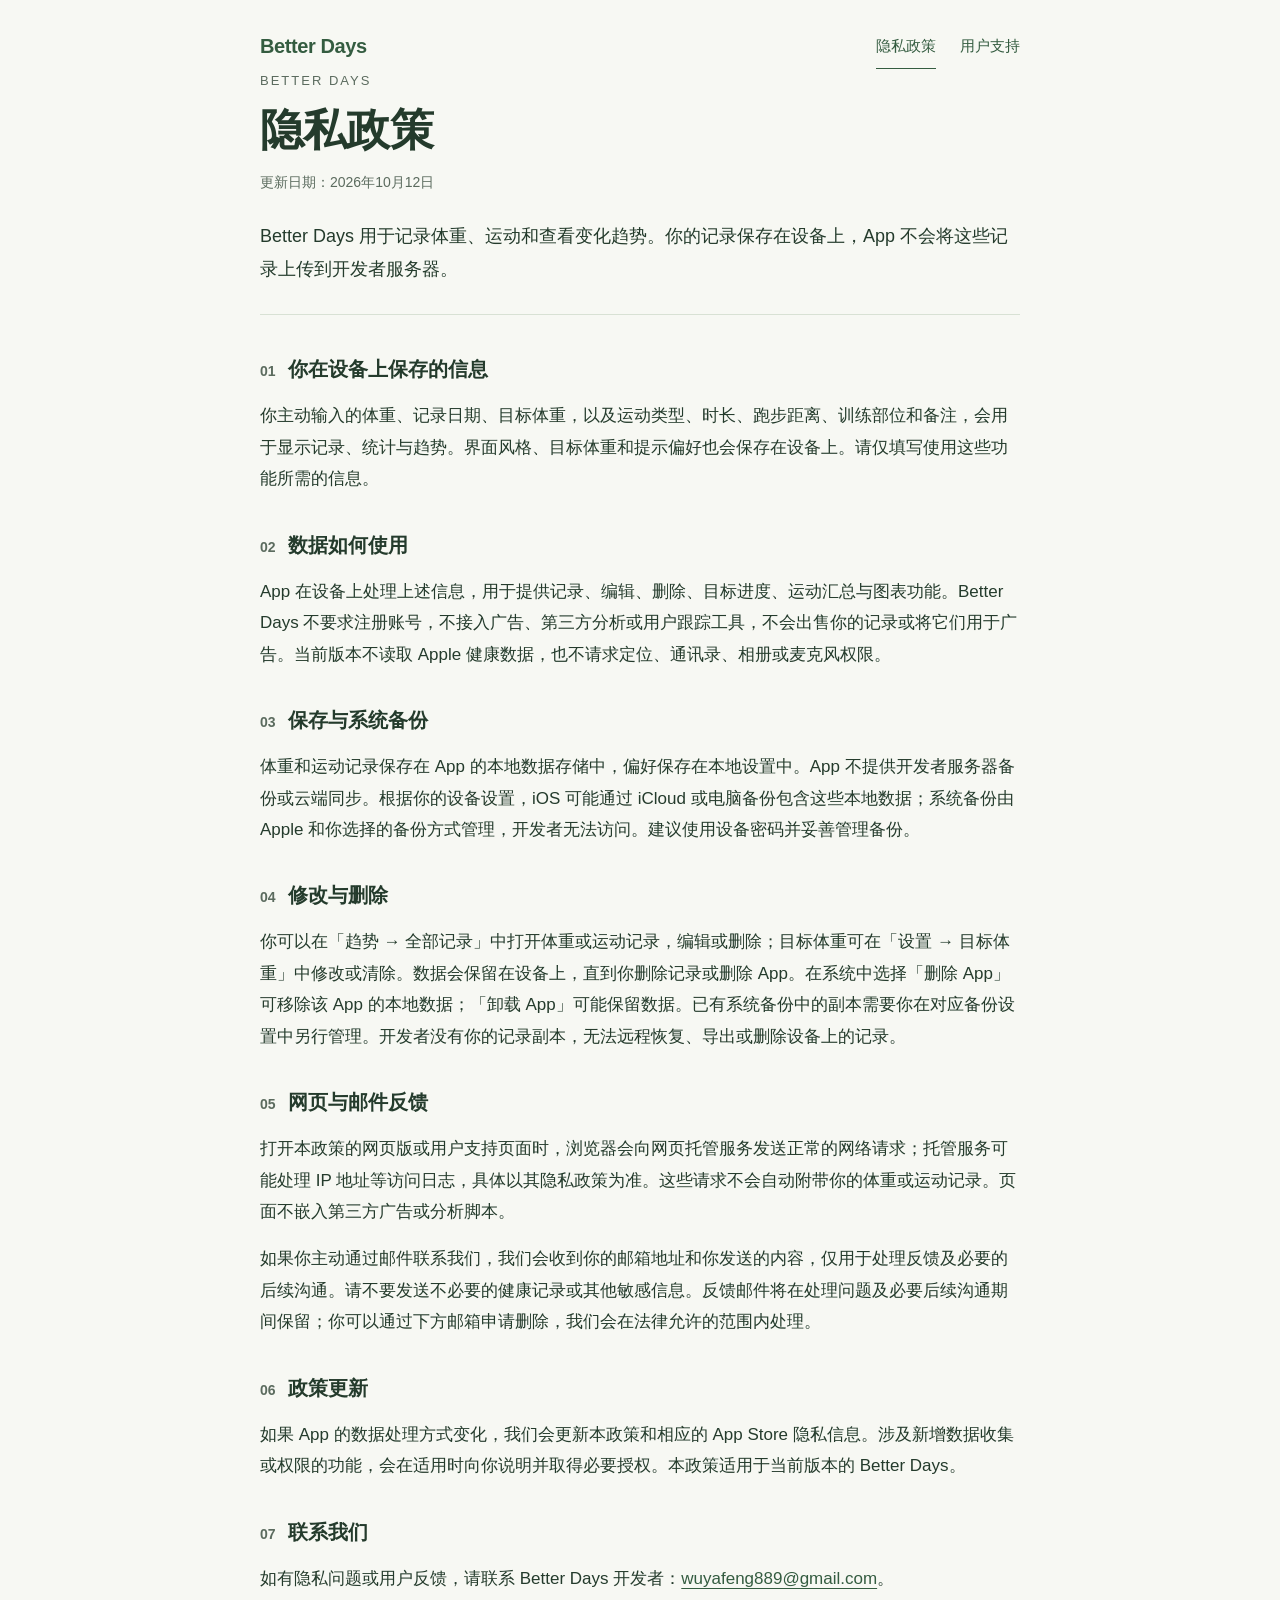
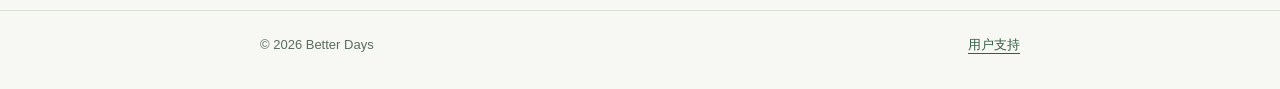
<file: index.html>
<!doctype html>
<html lang="zh-CN">
<head>
  <meta charset="utf-8">
  <meta name="viewport" content="width=device-width, initial-scale=1">
  <meta name="description" content="Better Days 隐私政策：体重与运动记录的本地保存、使用、删除方式，以及开发者联系方式。">
  <title>隐私政策 · Better Days</title>
  <link rel="stylesheet" href="styles.css">
</head>
<body>
  <header class="topbar"><div class="wrap">
    <a class="brand" href="./">Better Days</a>
    <nav aria-label="页面导航"><a href="./" aria-current="page">隐私政策</a><a href="support.html">用户支持</a></nav>
  </div></header>
  <main class="wrap">
    <p class="eyebrow">BETTER DAYS</p>
    <h1>隐私政策</h1>
    <p class="meta">更新日期：2026年10月12日</p>
    <p class="intro">Better Days 用于记录体重、运动和查看变化趋势。你的记录保存在设备上，App 不会将这些记录上传到开发者服务器。</p>
    <section aria-labelledby="section-1"><h2 id="section-1"><span class="number" aria-hidden="true">01</span>你在设备上保存的信息</h2>
    <p>你主动输入的体重、记录日期、目标体重，以及运动类型、时长、跑步距离、训练部位和备注，会用于显示记录、统计与趋势。界面风格、目标体重和提示偏好也会保存在设备上。请仅填写使用这些功能所需的信息。</p>
    </section>
    <section aria-labelledby="section-2"><h2 id="section-2"><span class="number" aria-hidden="true">02</span>数据如何使用</h2>
    <p>App 在设备上处理上述信息，用于提供记录、编辑、删除、目标进度、运动汇总与图表功能。Better Days 不要求注册账号，不接入广告、第三方分析或用户跟踪工具，不会出售你的记录或将它们用于广告。当前版本不读取 Apple 健康数据，也不请求定位、通讯录、相册或麦克风权限。</p>
    </section>
    <section aria-labelledby="section-3"><h2 id="section-3"><span class="number" aria-hidden="true">03</span>保存与系统备份</h2>
    <p>体重和运动记录保存在 App 的本地数据存储中，偏好保存在本地设置中。App 不提供开发者服务器备份或云端同步。根据你的设备设置，iOS 可能通过 iCloud 或电脑备份包含这些本地数据；系统备份由 Apple 和你选择的备份方式管理，开发者无法访问。建议使用设备密码并妥善管理备份。</p>
    </section>
    <section aria-labelledby="section-4"><h2 id="section-4"><span class="number" aria-hidden="true">04</span>修改与删除</h2>
    <p>你可以在「趋势 → 全部记录」中打开体重或运动记录，编辑或删除；目标体重可在「设置 → 目标体重」中修改或清除。数据会保留在设备上，直到你删除记录或删除 App。在系统中选择「删除 App」可移除该 App 的本地数据；「卸载 App」可能保留数据。已有系统备份中的副本需要你在对应备份设置中另行管理。开发者没有你的记录副本，无法远程恢复、导出或删除设备上的记录。</p>
    </section>
    <section aria-labelledby="section-5"><h2 id="section-5"><span class="number" aria-hidden="true">05</span>网页与邮件反馈</h2>
    <p>打开本政策的网页版或用户支持页面时，浏览器会向网页托管服务发送正常的网络请求；托管服务可能处理 IP 地址等访问日志，具体以其隐私政策为准。这些请求不会自动附带你的体重或运动记录。页面不嵌入第三方广告或分析脚本。</p>
    <p>如果你主动通过邮件联系我们，我们会收到你的邮箱地址和你发送的内容，仅用于处理反馈及必要的后续沟通。请不要发送不必要的健康记录或其他敏感信息。反馈邮件将在处理问题及必要后续沟通期间保留；你可以通过下方邮箱申请删除，我们会在法律允许的范围内处理。</p>
    </section>
    <section aria-labelledby="section-6"><h2 id="section-6"><span class="number" aria-hidden="true">06</span>政策更新</h2>
    <p>如果 App 的数据处理方式变化，我们会更新本政策和相应的 App Store 隐私信息。涉及新增数据收集或权限的功能，会在适用时向你说明并取得必要授权。本政策适用于当前版本的 Better Days。</p>
    </section>
    <section aria-labelledby="section-7"><h2 id="section-7"><span class="number" aria-hidden="true">07</span>联系我们</h2>
    <p>如有隐私问题或用户反馈，请联系 Better Days 开发者：<a href="mailto:wuyafeng889@gmail.com">wuyafeng889@gmail.com</a>。</p>
    </section>
  </main>
  <footer><div class="wrap"><span>© 2026 Better Days</span><a href="support.html">用户支持</a></div></footer>
</body>
</html>
</file>
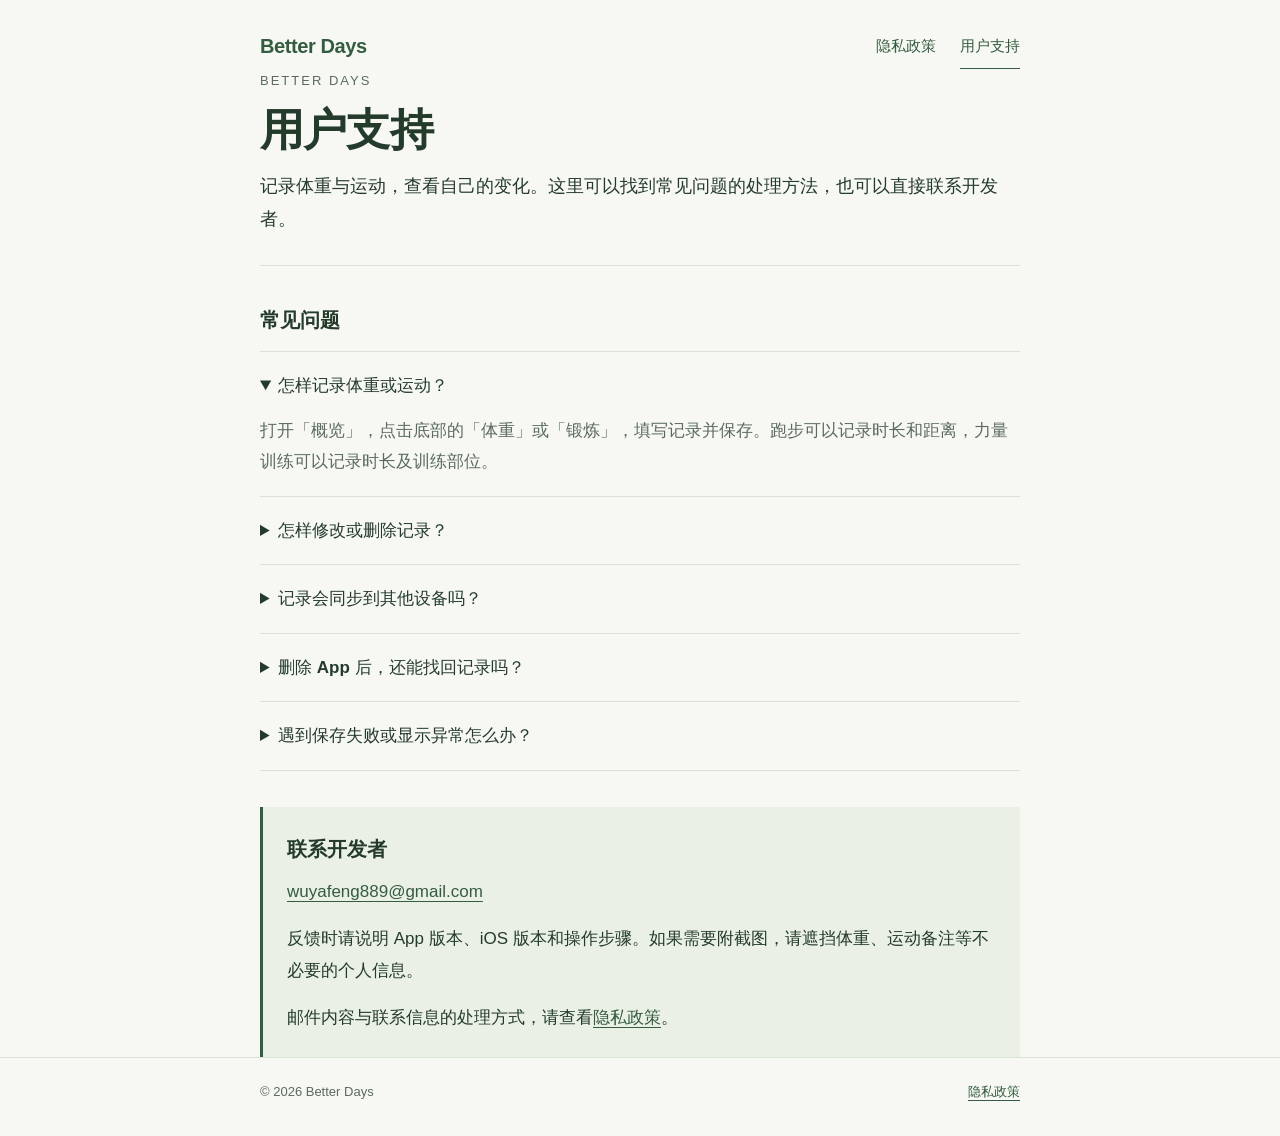
<file: support.html>
<!doctype html>
<html lang="zh-CN">
<head>
  <meta charset="utf-8">
  <meta name="viewport" content="width=device-width, initial-scale=1">
  <meta name="description" content="Better Days 用户支持：体重与运动记录、目标体重、数据保存与删除，以及开发者联系方式。">
  <title>用户支持 · Better Days</title>
  <link rel="stylesheet" href="styles.css">
</head>
<body>
  <header class="topbar"><div class="wrap">
    <a class="brand" href="./">Better Days</a>
    <nav aria-label="页面导航"><a href="./">隐私政策</a><a href="support.html" aria-current="page">用户支持</a></nav>
  </div></header>
  <main class="wrap">
    <p class="eyebrow">BETTER DAYS</p>
    <h1>用户支持</h1>
    <p class="intro">记录体重与运动，查看自己的变化。这里可以找到常见问题的处理方法，也可以直接联系开发者。</p>
    <section aria-labelledby="questions">
      <h2 id="questions">常见问题</h2>
      <details open><summary>怎样记录体重或运动？</summary><p>打开「概览」，点击底部的「体重」或「锻炼」，填写记录并保存。跑步可以记录时长和距离，力量训练可以记录时长及训练部位。</p></details>
      <details><summary>怎样修改或删除记录？</summary><p>进入「趋势」，点击图表下方的历史记录入口，切换「体重」或「锻炼」，再打开具体记录进行编辑或删除。目标体重可在「设置 → 目标体重」中修改或清除。</p></details>
      <details><summary>记录会同步到其他设备吗？</summary><p>当前版本将记录保存在本设备上，不提供账号登录或开发者服务器云同步。系统备份是否包含 App 数据，取决于你的 iOS、iCloud 或电脑备份设置。</p></details>
      <details><summary>删除 App 后，还能找回记录吗？</summary><p>选择「删除 App」会移除本地数据。开发者没有记录副本，无法远程恢复。若你有系统备份，是否可以恢复及如何操作取决于对应的 Apple 备份功能。「卸载 App」可能保留数据。</p></details>
      <details><summary>遇到保存失败或显示异常怎么办？</summary><p>请记下出问题时的操作步骤，检查设备剩余空间，尝试关闭后重新打开 App。若问题仍存在，请通过下方邮箱反馈。为避免丢失记录，排查期间请不要直接删除 App。</p></details>
    </section>
    <section class="contact" aria-labelledby="contact">
      <h2 id="contact">联系开发者</h2>
      <p><a href="mailto:wuyafeng889@gmail.com?subject=Better%20Days%20%E7%94%A8%E6%88%B7%E5%8F%8D%E9%A6%88">wuyafeng889@gmail.com</a></p>
      <p>反馈时请说明 App 版本、iOS 版本和操作步骤。如果需要附截图，请遮挡体重、运动备注等不必要的个人信息。</p>
      <p>邮件内容与联系信息的处理方式，请查看<a href="./#section-5">隐私政策</a>。</p>
    </section>
  </main>
  <footer><div class="wrap"><span>© 2026 Better Days</span><a href="./">隐私政策</a></div></footer>
</body>
</html>
</file>
<file: styles.css>
:root {
  color-scheme: light;
  --paper: #f7f8f3;
  --ink: #243b2c;
  --muted: #5b6b5e;
  --line: #d8e1d4;
  --accent: #345c40;
}
* { box-sizing: border-box; }
html { scroll-padding-top: 32px; }
body {
  margin: 0;
  background: var(--paper);
  color: var(--ink);
  font-family: -apple-system, BlinkMacSystemFont, "Segoe UI", "PingFang SC", "Microsoft YaHei", sans-serif;
  font-size: 17px;
  line-height: 1.85;
}
a { color: var(--accent); text-underline-offset: 4px; overflow-wrap: anywhere; }
a:hover { text-decoration-thickness: 2px; }
a:focus-visible, summary:focus-visible { outline: 3px solid var(--accent); outline-offset: 5px; border-radius: 3px; }
.wrap { max-width: 824px; margin: 0 auto; padding: 0 32px; }
.topbar { padding-top: 24px; }
.topbar .wrap { display: flex; align-items: center; justify-content: space-between; gap: 24px; flex-wrap: wrap; }
.brand { font-size: 20px; font-weight: 650; letter-spacing: -.4px; text-decoration: none; }
nav { display: flex; gap: 24px; font-size: 15px; }
nav a { text-decoration: none; padding: 8px 0; }
nav a[aria-current="page"] { border-bottom: 1px solid var(--accent); }
main { padding-top: 52px; padding-bottom: 56px; }
.eyebrow { color: var(--muted); font-size: 13px; letter-spacing: 2px; margin: 0 0 8px; }
h1 { font-size: clamp(30px, 6vw, 44px); line-height: 1.3; letter-spacing: -.8px; margin: 0 0 12px; font-weight: 600; }
.meta { color: var(--muted); font-size: 14px; margin: 0 0 24px; }
.intro { font-size: 18px; margin-bottom: 36px; padding-bottom: 28px; border-bottom: 1px solid var(--line); }
section { margin-top: 32px; }
h2 { font-size: 20px; font-weight: 600; margin: 0 0 12px; }
p { margin: 0 0 16px; }
.number { color: var(--muted); font-size: 14px; margin-right: 12px; font-variant-numeric: tabular-nums; }
.contact { margin-top: 36px; padding: 24px; background: #eaf0e5; border-left: 3px solid var(--accent); }
.contact h2 { margin-bottom: 8px; }
.contact p:last-child { margin-bottom: 0; }
details { border-top: 1px solid var(--line); padding: 18px 0; }
details:last-of-type { border-bottom: 1px solid var(--line); }
summary { cursor: pointer; font-weight: 550; }
details p { margin-top: 14px; margin-bottom: 0; color: var(--muted); }
footer { border-top: 1px solid var(--line); padding: 22px 0 32px; font-size: 13px; color: var(--muted); }
footer .wrap { display: flex; flex-wrap: wrap; gap: 12px 28px; justify-content: space-between; }
@media (max-width: 520px) {
  .wrap { padding: 0 22px; }
  .topbar { padding-top: 16px; }
  .topbar .wrap { gap: 8px; }
  nav { gap: 16px; }
  main { padding-top: 36px; }
  body { font-size: 16px; }
  .intro { font-size: 17px; }
  .contact { padding: 20px; }
}
</file>
